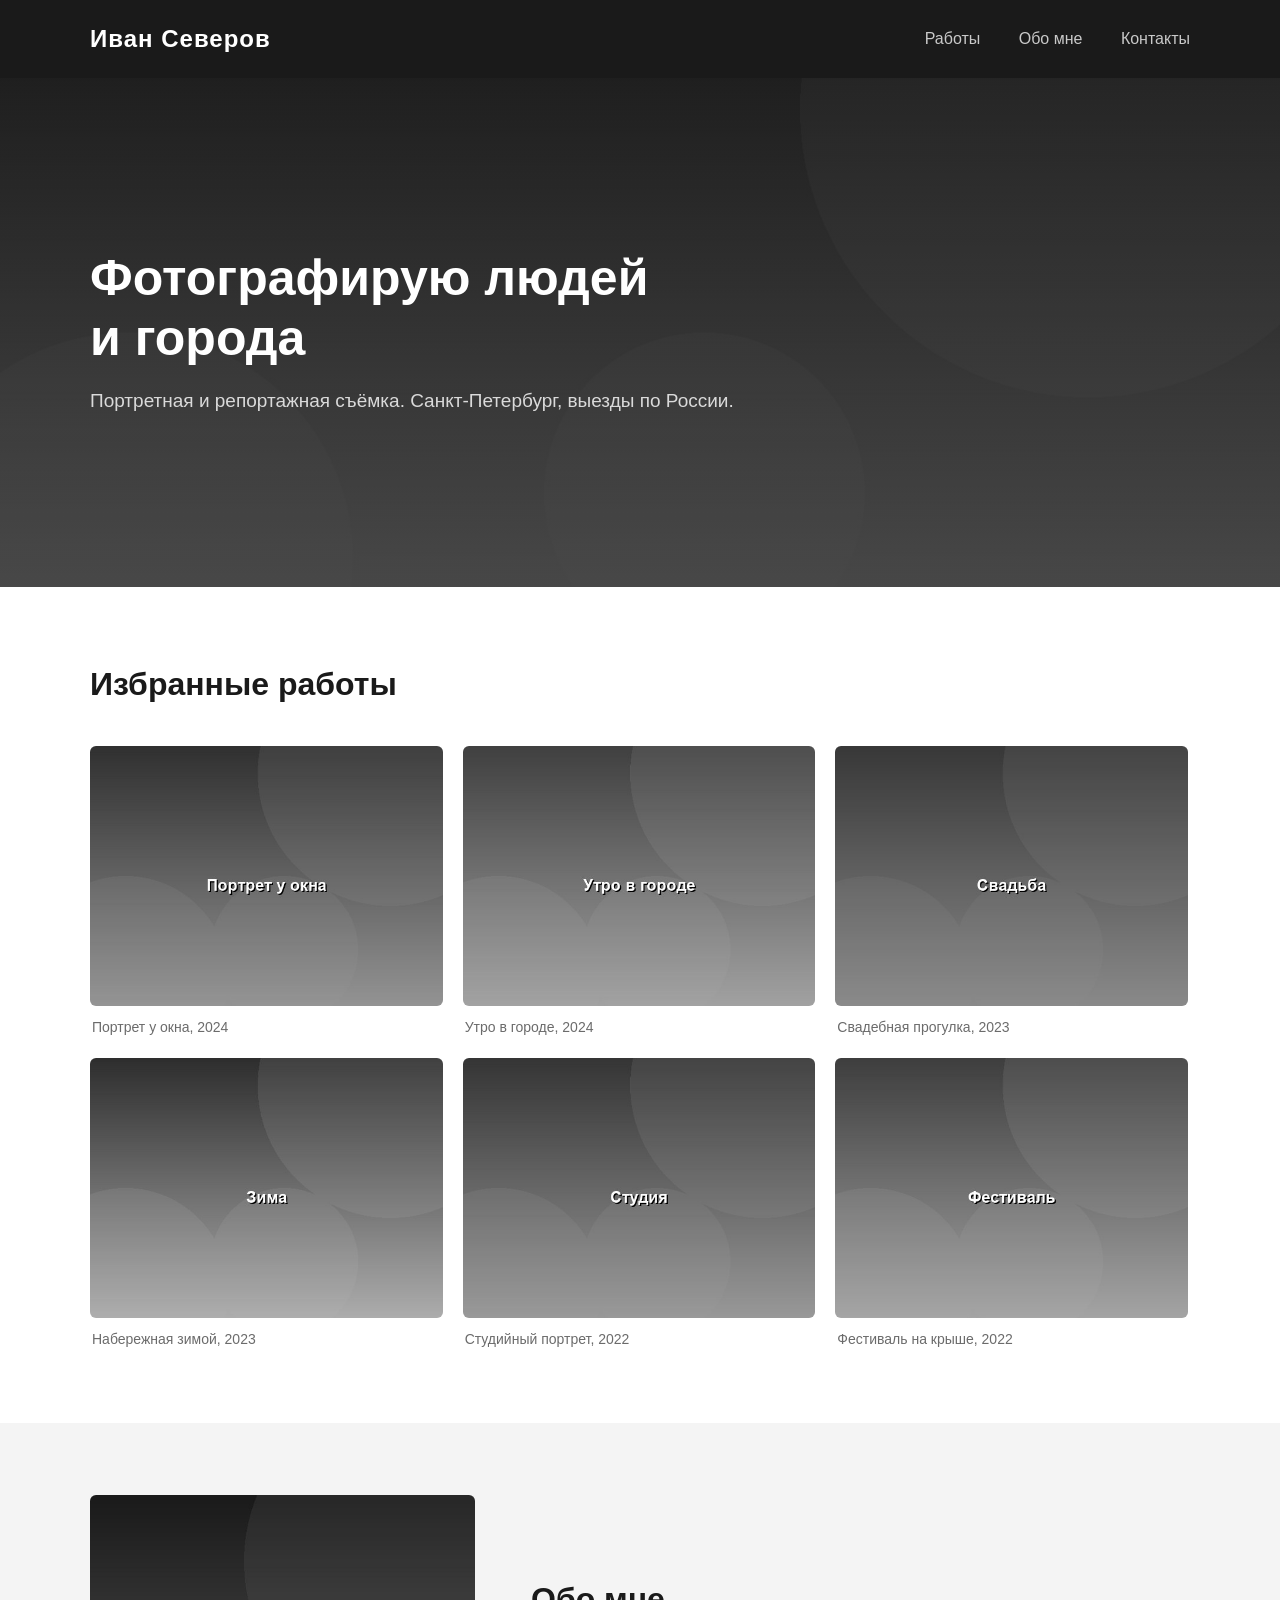
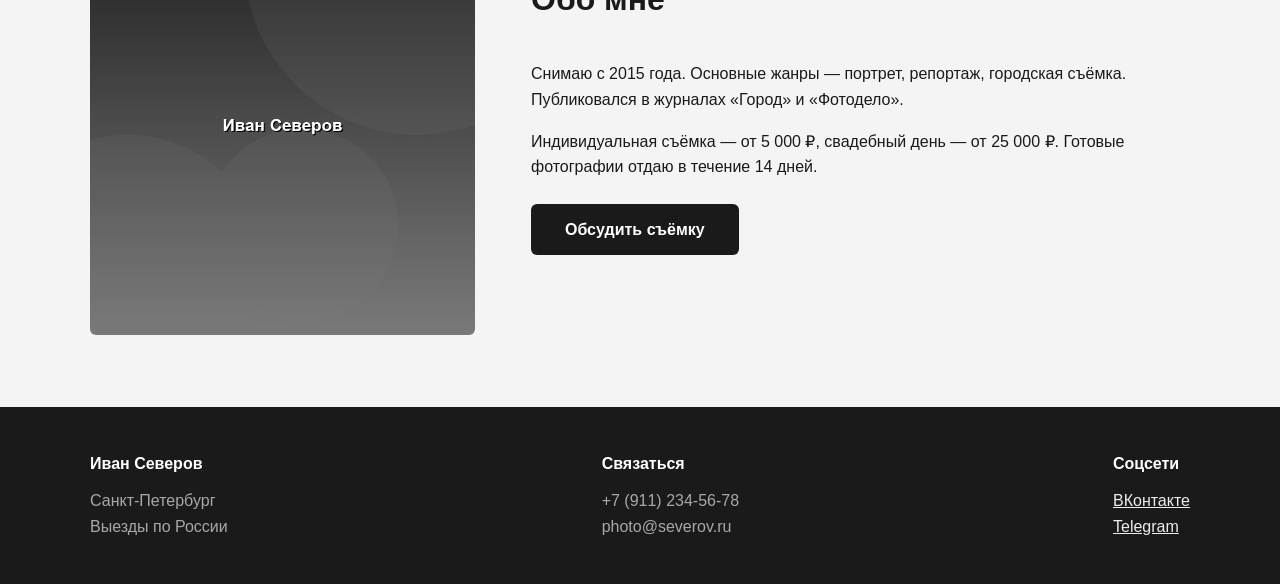
<file: 5-портфолио-фотографа(1)/index.html>
<!DOCTYPE html>
<html lang="ru">
<head>
<meta charset="UTF-8">
<meta name="viewport" content="width=device-width, initial-scale=1.0">
<title>Иван Северов — фотограф</title>
<link rel="stylesheet" href="css/style.css">
</head>
<body>

<header class="header">
  <div class="container header-inner">
    <a href="#" class="logo">Иван Северов</a>
    <nav class="nav">
      <a href="#works">Работы</a>
      <a href="#about">Обо мне</a>
      <a href="#contacts">Контакты</a>
    </nav>
  </div>
</header>

<section class="hero">
  <div class="container">
    <h1>Фотографирую людей<br>и города</h1>
    <p>Портретная и репортажная съёмка. Санкт-Петербург, выезды по России.</p>
  </div>
</section>

<section class="section" id="works">
  <div class="container">
    <h2>Избранные работы</h2>
    <div class="gallery">
      <figure class="work">
        <img src="img/work1.jpg" alt="Портрет у окна">
        <figcaption>Портрет у окна, 2024</figcaption>
      </figure>
      <figure class="work">
        <img src="img/work2.jpg" alt="Утро в городе">
        <figcaption>Утро в городе, 2024</figcaption>
      </figure>
      <figure class="work">
        <img src="img/work3.jpg" alt="Свадебная прогулка">
        <figcaption>Свадебная прогулка, 2023</figcaption>
      </figure>
      <figure class="work">
        <img src="img/work4.jpg" alt="Набережная зимой">
        <figcaption>Набережная зимой, 2023</figcaption>
      </figure>
      <figure class="work">
        <img src="img/work5.jpg" alt="Студийный портрет">
        <figcaption>Студийный портрет, 2022</figcaption>
      </figure>
      <figure class="work">
        <img src="img/work6.jpg" alt="Фестиваль на крыше">
        <figcaption>Фестиваль на крыше, 2022</figcaption>
      </figure>
    </div>
  </div>
</section>

<section class="section section-alt" id="about">
  <div class="container about">
    <img src="img/portrait.jpg" alt="Иван Северов" class="about-img">
    <div class="about-text">
      <h2>Обо мне</h2>
      <p>Снимаю с 2015 года. Основные жанры — портрет, репортаж, городская съёмка. Публиковался в журналах «Город» и «Фотодело».</p>
      <p>Индивидуальная съёмка — от 5 000 ₽, свадебный день — от 25 000 ₽. Готовые фотографии отдаю в течение 14 дней.</p>
      <a href="#contacts" class="btn">Обсудить съёмку</a>
    </div>
  </div>
</section>

<footer class="footer" id="contacts">
  <div class="container footer-inner">
    <div class="footer-col">
      <h4>Иван Северов</h4>
      <p>Санкт-Петербург<br>Выезды по России</p>
    </div>
    <div class="footer-col">
      <h4>Связаться</h4>
      <p>+7 (911) 234-56-78<br>photo@severov.ru</p>
    </div>
    <div class="footer-col">
      <h4>Соцсети</h4>
      <p><a href="#">ВКонтакте</a><br><a href="#">Telegram</a></p>
    </div>
  </div>
</footer>

</body>
</html>
</file>
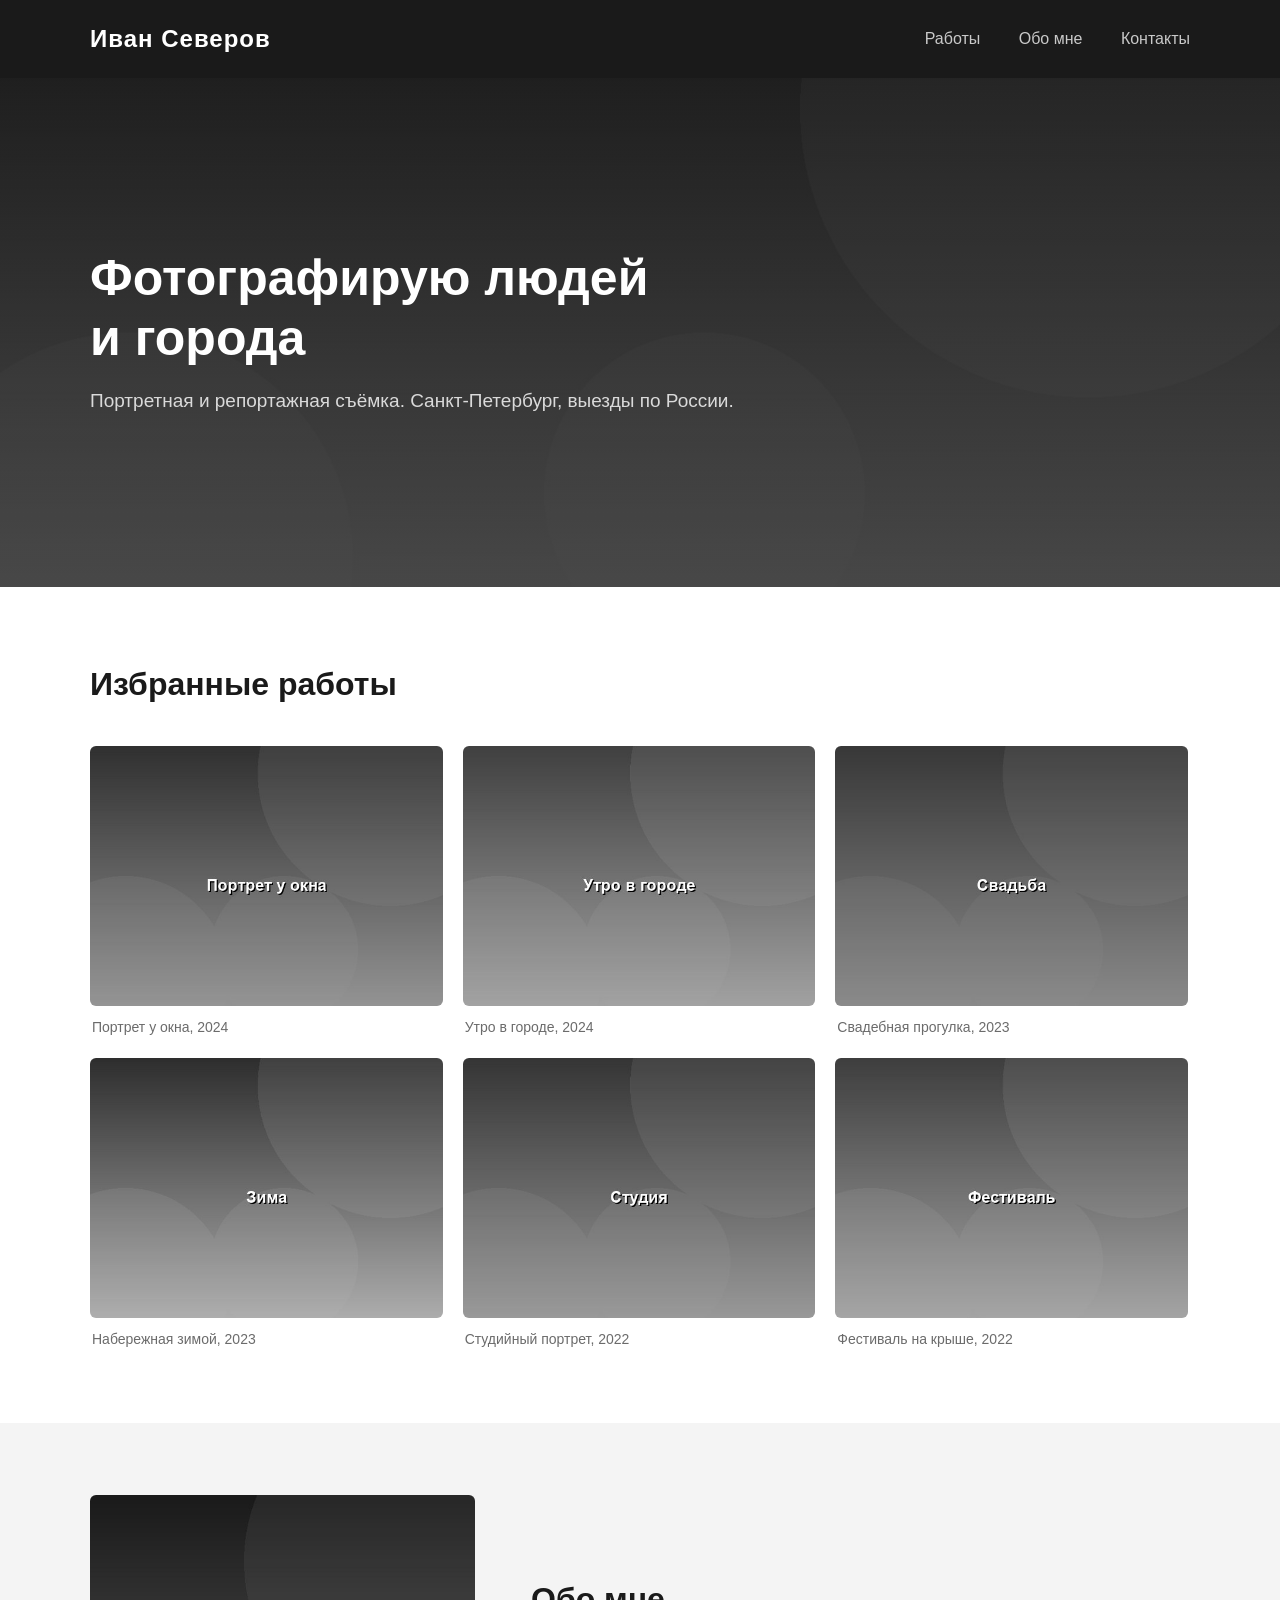
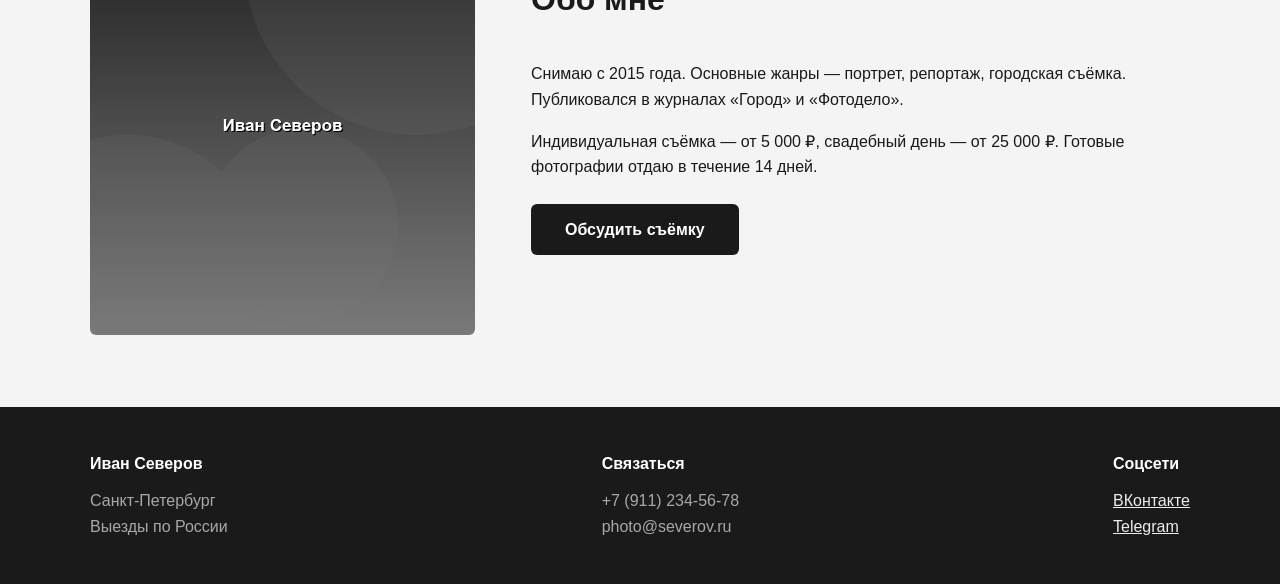
<file: 5-портфолио-фотографа(1)/hmwrk1.html>
<!DOCTYPE>

<html>
<head>
<meta charset ="UTF-8">
<title>дзшк git1</title>
<link rel="stylesheet" href="css/style.css">
</head>
<body>

<header class="header">
  <div class="container header-inner">
    <a href="#" class="logo">Иван Северов</a>
    <nav class="nav">
      <a href="#works">Работы</a>
      <a href="#about">Обо мне</a>
      <a href="#contacts">Контакты</a>
    </nav>
  </div>
</header>

<section class="hero">
  <div class="container">
    <h1>Фотографирую людей<br>и города</h1>
    <p>Портретная и репортажная съёмка. Санкт-Петербург, выезды по России.</p>
  </div>
</section>

<section class="section" id="works">
  <div class="container">
    <h2>Избранные работы</h2>
    <div class="gallery">
      <figure class="work">
        <img src="img/work1.jpg" alt="Портрет у окна">
        <figcaption>Портрет у окна, 2024</figcaption>
      </figure>
      <figure class="work">
        <img src="img/work2.jpg" alt="Утро в городе">
        <figcaption>Утро в городе, 2024</figcaption>
      </figure>
      <figure class="work">
        <img src="img/work3.jpg" alt="Свадебная прогулка">
        <figcaption>Свадебная прогулка, 2023</figcaption>
      </figure>
      <figure class="work">
        <img src="img/work4.jpg" alt="Набережная зимой">
        <figcaption>Набережная зимой, 2023</figcaption>
      </figure>
      <figure class="work">
        <img src="img/work5.jpg" alt="Студийный портрет">
        <figcaption>Студийный портрет, 2022</figcaption>
      </figure>
      <figure class="work">
        <img src="img/work6.jpg" alt="Фестиваль на крыше">
        <figcaption>Фестиваль на крыше, 2022</figcaption>
      </figure>
    </div>
  </div>
</section>

<section class="section section-alt" id="about">
  <div class="container about">
    <img src="img/portrait.jpg" alt="Иван Северов" class="about-img">
    <div class="about-text">
      <h2>Обо мне</h2>
      <p>Снимаю с 2015 года. Основные жанры — портрет, репортаж, городская съёмка. Публиковался в журналах «Город» и «Фотодело».</p>
      <p>Индивидуальная съёмка — от 5 000 ₽, свадебный день — от 25 000 ₽. Готовые фотографии отдаю в течение 14 дней.</p>
      <a href="#contacts" class="btn">Обсудить съёмку</a>
    </div>
  </div>
</section>

<footer class="footer" id="contacts">
  <div class="container footer-inner">
    <div class="footer-col">
      <h4>Иван Северов</h4>
      <p>Санкт-Петербург<br>Выезды по России</p>
    </div>
    <div class="footer-col">
      <h4>Связаться</h4>
      <p>+7 (911) 234-56-78<br>photo@severov.ru</p>
    </div>
    <div class="footer-col">
      <h4>Соцсети</h4>
      <p><a href="#">ВКонтакте</a><br><a href="#">Telegram</a></p>
    </div>
  </div>
</footer>



</body>

</html>
</file>
<file: 5-портфолио-фотографа(1)/css/style.css>
/* Портфолио фотографа — десктопная версия */
* { box-sizing: border-box; margin: 0; padding: 0; }

body {
  font-family: 'Segoe UI', Arial, sans-serif;
  color: #1A1A1A;
  background: #FFFFFF;
  line-height: 1.6;
}

.container {
  max-width: 1140px;
  margin: 0 auto;
  padding: 0 20px;
}

/* Шапка */
.header {
  background: #1A1A1A;
  padding: 20px 0;
}

.header-inner {
  display: flex;
  justify-content: space-between;
  align-items: center;
}

.logo {
  color: #fff;
  font-size: 24px;
  font-weight: bold;
  text-decoration: none;
  letter-spacing: 1px;
}

.nav a {
  color: #C9C9C9;
  text-decoration: none;
  margin-left: 34px;
  font-size: 16px;
}

.nav a:hover { color: #fff; }

/* Первый экран */
.hero {
  background: linear-gradient(rgba(26, 26, 26, 0.55), rgba(26, 26, 26, 0.55)), url('../img/hero.jpg') center/cover no-repeat;
  color: #fff;
  padding: 170px 0;
}

.hero h1 {
  font-size: 50px;
  line-height: 1.2;
  font-weight: bold;
  margin-bottom: 18px;
}

.hero p {
  font-size: 19px;
  color: #DADADA;
}

/* Секции */
.section { padding: 72px 0; }

.section-alt { background: #F4F4F4; }

h2 {
  font-size: 32px;
  margin-bottom: 36px;
}

/* Галерея */
.gallery {
  display: flex;
  flex-wrap: wrap;
  gap: 20px;
}

.work {
  width: calc(33.333% - 14px);
}

.work img {
  width: 100%;
  height: 260px;
  object-fit: cover;
  display: block;
  border-radius: 6px;
}

.work figcaption {
  font-size: 14px;
  color: #6B6B6B;
  padding: 10px 2px 0;
}

/* Обо мне */
.about {
  display: flex;
  gap: 56px;
  align-items: center;
}

.about-img {
  width: 35%;
  border-radius: 6px;
  display: block;
}

.about-text { width: 65%; }

.about-text p { margin-bottom: 16px; }

.btn {
  display: inline-block;
  background: #1A1A1A;
  color: #fff;
  text-decoration: none;
  padding: 13px 34px;
  border-radius: 6px;
  font-size: 16px;
  font-weight: bold;
  margin-top: 8px;
}

.btn:hover { background: #3D3D3D; }

/* Подвал */
.footer {
  background: #1A1A1A;
  color: #A8A8A8;
  padding: 44px 0;
}

.footer-inner {
  display: flex;
  justify-content: space-between;
  gap: 24px;
}

.footer-col h4 {
  color: #fff;
  margin-bottom: 12px;
}

.footer-col a { color: #EDEDED; }
</file>
